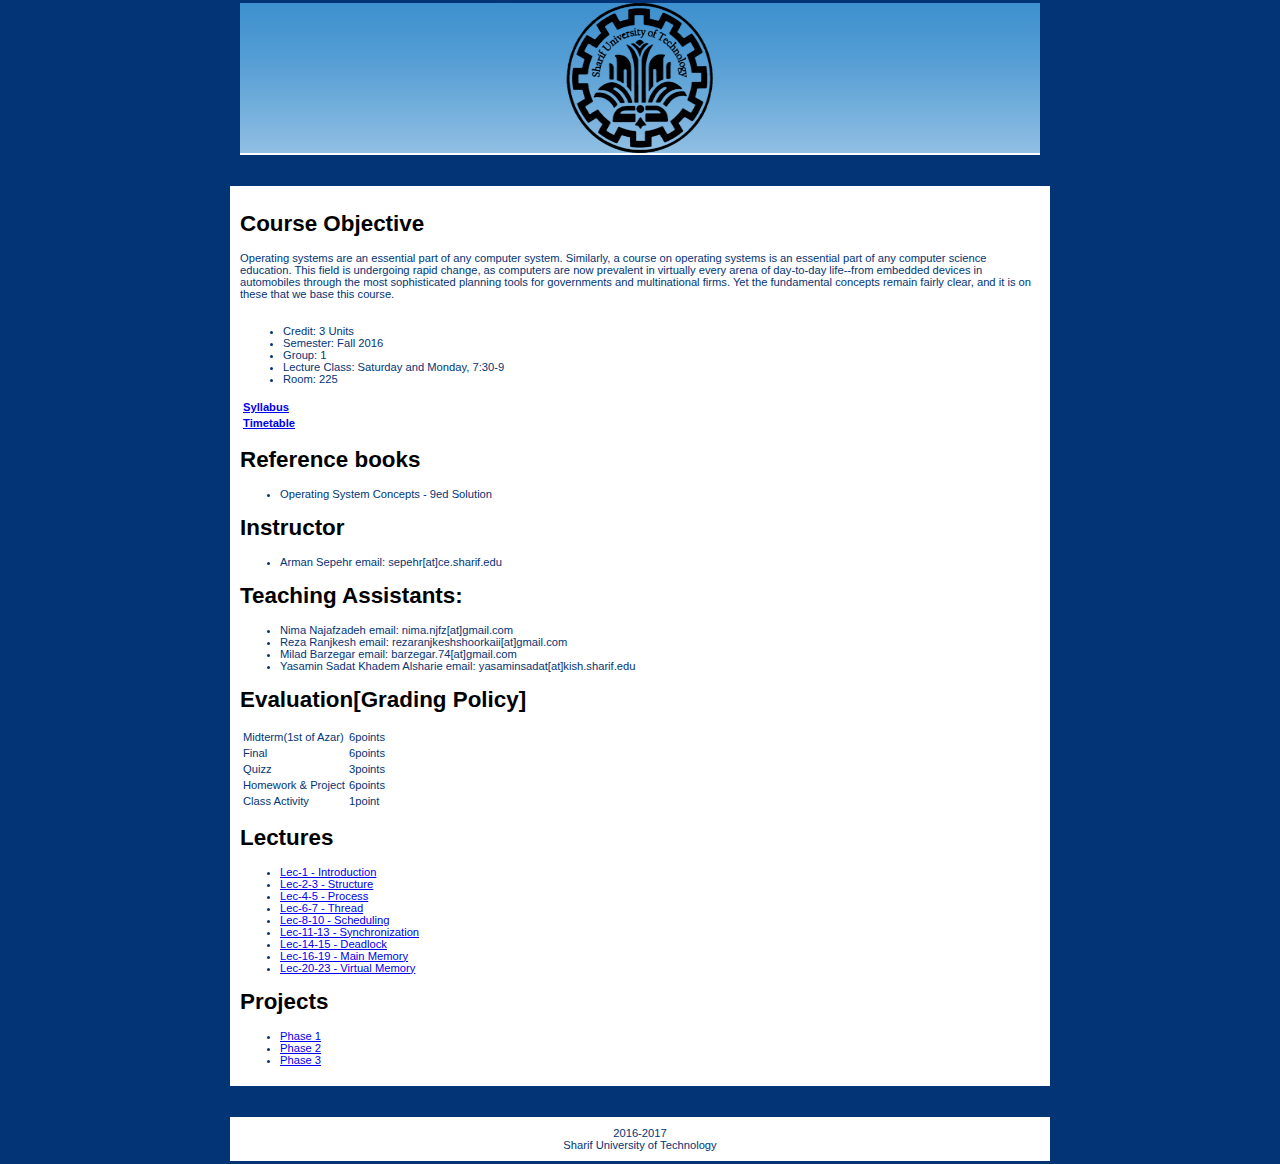
<file: courses/OS951/index.html>
<!DOCTYPE html>
<html>
<!-- head !-->
<head>
	<title>Operating System Course</title>
	<link rel="stylesheet" href="style.css">
</head>
<body>
<div class="container">
	<!-- header -->
	<div class="header">
		<img src="banner.png" alt="banner" height="150" width="800">
	</div>
	<!-- content -->
	<div class="content">
		<section class="about">
			<h1>Course Objective</h1>
			<p>Operating systems are an essential part of any computer system. Similarly, a course on operating systems is an essential part of any computer science education. This field is undergoing rapid change, as computers are now prevalent in virtually every arena of day-to-day life--from embedded devices in automobiles through the most sophisticated planning tools for governments and multinational firms. Yet the fundamental concepts remain fairly clear, and it is on these that we base this course.</p>
		</section>

		<section class="syllabus">
			<table>
				<tr>
					<td>
					<ul>
						<li>Credit: 3 Units</li>
						<li>Semester: Fall 2016</li>
						<li>Group: 1</li>
						<li>Lecture Class: Saturday and Monday, 7:30-9</li>
						<li>Room: 225</li>
					</ul>
					</td>
				</tr>
				<tr><th><a href="files/syllabus.pdf">Syllabus</a></th></tr>
				<tr><th><a href="files/timing.pdf">Timetable</a></th></tr>
			</table>
		</section>
		<section class="ref">
			<h1>Reference books</h1>
			<ul>
				<li>Operating System Concepts - 9ed Solution</li>
			</ul>	
		</section>
		<section class="ins">
			<h1>Instructor</h1>
			<ul>
				<li>Arman Sepehr email: sepehr[at]ce.sharif.edu</li>
			</ul>
		<section>
			<h1>Teaching Assistants:</h1>
			<ul>
				<li>Nima Najafzadeh email: nima.njfz[at]gmail.com</li>
				<li>Reza Ranjkesh email: rezaranjkeshshoorkaii[at]gmail.com</li>
				<li>Milad Barzegar email: barzegar.74[at]gmail.com</li>
				<li>Yasamin Sadat Khadem Alsharie email: yasaminsadat[at]kish.sharif.edu</li>
			</ul>
		</section>
		<section>
			<h1>Evaluation[Grading Policy]</h1>
			<table>
				<tr>
					<td>Midterm(1st of Azar)</td><td>6points </td>
				</tr>
				<tr>
					<td>Final </td><td>6points</td>
				</tr>
				<tr>
					<td>Quizz</td><td>3points</td>
				</tr>
				<tr>
					<td>Homework & Project</td><td>6points</td>
				</tr>
				<tr>
					<td>Class Activity</td><td>1point</td>
				</tr>
			</table>
		</section>
		<section>
			<h1>Lectures</h1>
			<ul>
				<li><a href="slides/Lec-1 - Introduction.pdf">Lec-1 - Introduction</a></li>
				<li><a href="slides/Lec-2-3 - Structure.pdf"">Lec-2-3 - Structure</a></li>
				<li><a href="slides/Lec-4-5 - Process"">Lec-4-5 - Process</a></li>
				<li><a href="slides/Lec-6-7 -  Thread.pdf"">Lec-6-7 -  Thread</a></li>
				<li><a href="slides/Lec-8-10 - Scheduling.pdf"">Lec-8-10 - Scheduling</a></li>
				<li><a href="slides/Lec-11-13 - Synchronization.pdf"">Lec-11-13 - Synchronization</a></li>
				<li><a href="slides/Lec-14-15 - Deadlock.pdf"">Lec-14-15 - Deadlock</a></li>
				<li><a href="slides/Lec-16-19 - Main Memory.pdf"">Lec-16-19 - Main Memory</a></li>
				<li><a href="slides/Lec-20-23 - Virtual Memory.pdf"">Lec-20-23 - Virtual Memory</a></li>
			</ul>
		</section>
		<section>
			<h1>Projects</h1>
			<ul>
				<li><a href="files/Phase 1.pdf">Phase 1</a></li>
				<li><a href="files/Phase 2.pdf">Phase 2</a></li>
				<li><a href="files/Phase 3.pdf">Phase 3</a></li>
			</ul>
		</section>
	</div>
	<!-- footer -->
	<div class="footer">
		<footer>
			2016-2017<br>
			Sharif University of Technology
		</footer>
	</div>
	</div>
</body>
</html>
</file>
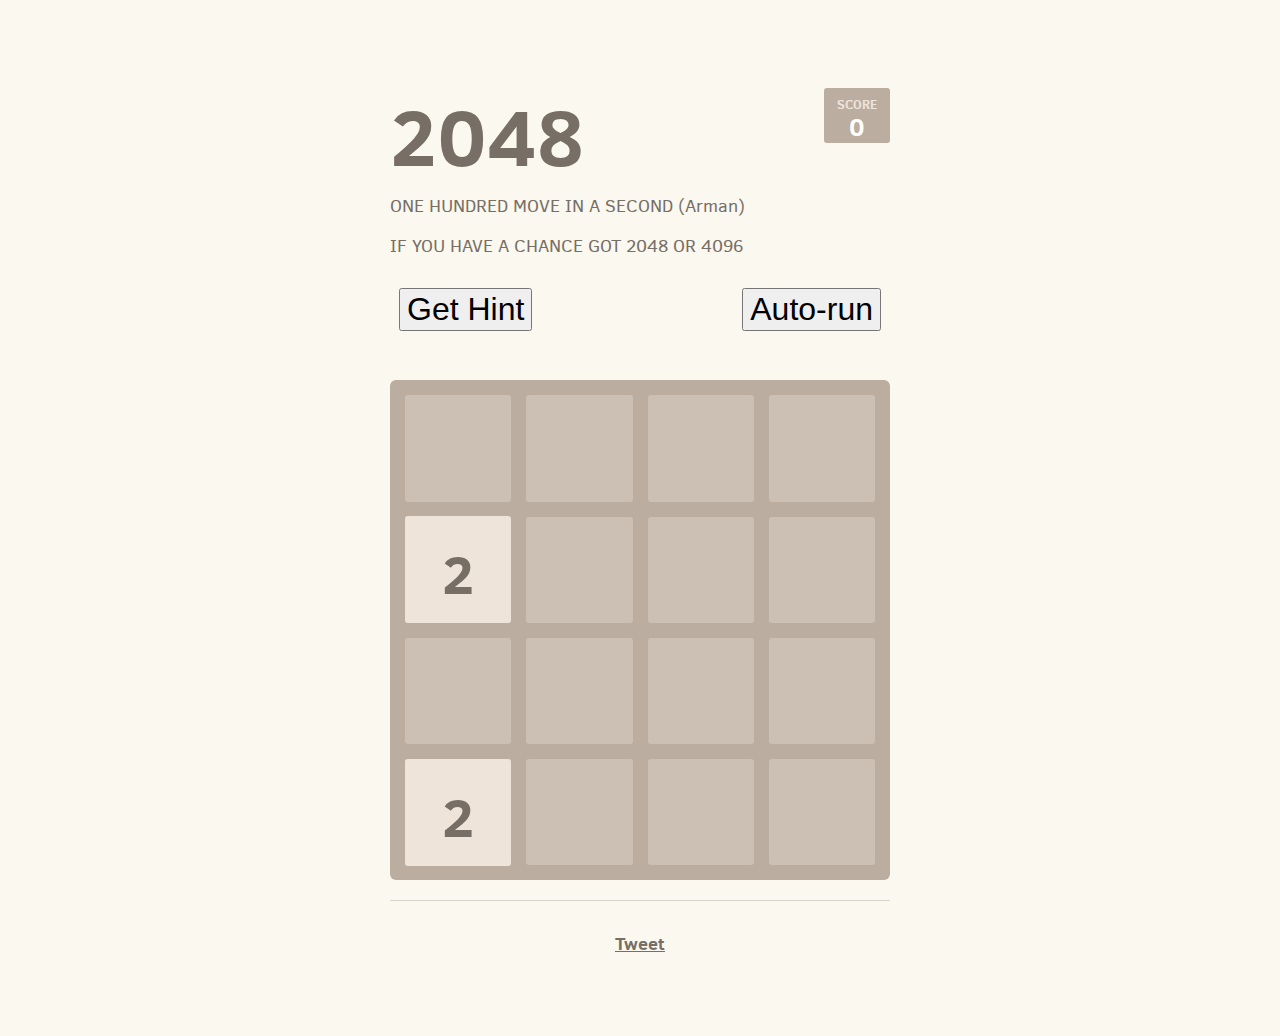
<file: projects/2048/index.html>
<!DOCTYPE html>
<html>
<head>
  <meta charset="utf-8">
  <title>2048</title>

  <link href="style/main.css" rel="stylesheet" type="text/css">
  <link href="style/ai.css" rel="stylesheet" type="text/css">
  <link rel="shortcut icon" href="favicon.ico">

  <meta name="HandheldFriendly" content="True">
  <meta name="MobileOptimized" content="320">
  <meta name="viewport" content="width=device-width, target-densitydpi=160dpi, initial-scale=1.0, maximum-scale=1, user-scalable=no">

  <meta property="og:title" content="2048 game"/>
  <meta property="og:site_name" content="2048 game"/>
  <meta property="og:description" content="Join the numbers and get to the 2048 tile! Careful: this game is extremely addictive!"/>
  <meta property="og:image" content="http://gabrielecirulli.github.io/2048/meta/og_image.png"/>
</head>
<body>
  <div class="container">
    <div class="heading">
      <h1 class="title">2048</h1>
      <div class="score-container">0</div>
    </div>
    <p> ONE HUNDRED MOVE IN A SECOND (Arman) </p>
	<p> IF YOU HAVE A CHANCE GOT 2048 OR 4096 </p>

    <div class='controls'>
      <div id='hint-button-container'>
        <button id='hint-button' class='ai-button'>Get Hint</button>
      </div>
      <div id='feedback-container'> </div>
      <div id='run-button-container'>
        <button id='run-button' class='ai-button'>Auto-run</button>
      </div>
    </div>

    <div class="game-container">
      <div class="game-message">
        <p></p>
        <div class="lower">
          <a class="retry-button">Try again</a>
          <div class="score-sharing"></div>
        </div>
      </div>

      <div class="grid-container">
        <div class="grid-row">
          <div class="grid-cell"></div>
          <div class="grid-cell"></div>
          <div class="grid-cell"></div>
          <div class="grid-cell"></div>
        </div>
        <div class="grid-row">
          <div class="grid-cell"></div>
          <div class="grid-cell"></div>
          <div class="grid-cell"></div>
          <div class="grid-cell"></div>
        </div>
        <div class="grid-row">
          <div class="grid-cell"></div>
          <div class="grid-cell"></div>
          <div class="grid-cell"></div>
          <div class="grid-cell"></div>
        </div>
        <div class="grid-row">
          <div class="grid-cell"></div>
          <div class="grid-cell"></div>
          <div class="grid-cell"></div>
          <div class="grid-cell"></div>
        </div>
      </div>

      <div class="tile-container">

      </div>
    </div>

    <hr>
    <div class="sharing">
      <a href="https://twitter.com/share" class="twitter-share-button" data-text="Check out 2048, a game where you join numbers to score high! #2048game #2048ai" data-via="gabrielecirulli">Tweet</a>
      <script>!function(d,s,id){var js,fjs=d.getElementsByTagName(s)[0],p=/^http:/.test(d.location)?'http':'https';if(!d.getElementById(id)){js=d.createElement(s);js.id=id;js.src=p+'://platform.twitter.com/widgets.js';fjs.parentNode.insertBefore(js,fjs);}}(document, 'script', 'twitter-wjs');</script>
    </div>
  </div>

  <script src="js/animframe_polyfill.js"></script>
  <script src="js/hammer.min.js"></script>
  <script src="js/keyboard_input_manager.js"></script>
  <script src="js/html_actuator.js"></script>
  <script src="js/grid.js"></script>
  <script src="js/tile.js"></script>
  <script src="js/ai.js"></script>
  <script src="js/game_manager.js"></script>
  <script src="js/application.js"></script>

  <script>
    (function(i,s,o,g,r,a,m){i["GoogleAnalyticsObject"]=r;i[r]=i[r]||function(){
    (i[r].q=i[r].q||[]).push(arguments)},i[r].l=1*new Date();a=s.createElement(o),
    m=s.getElementsByTagName(o)[0];a.async=1;a.src=g;m.parentNode.insertBefore(a,m)
    })(window,document,"script","//www.google-analytics.com/analytics.js","ga");

    ga("create", "UA-42620757-2", "gabrielecirulli.github.io");
    ga("send", "pageview");
  </script>
</body>
</html>
</file>
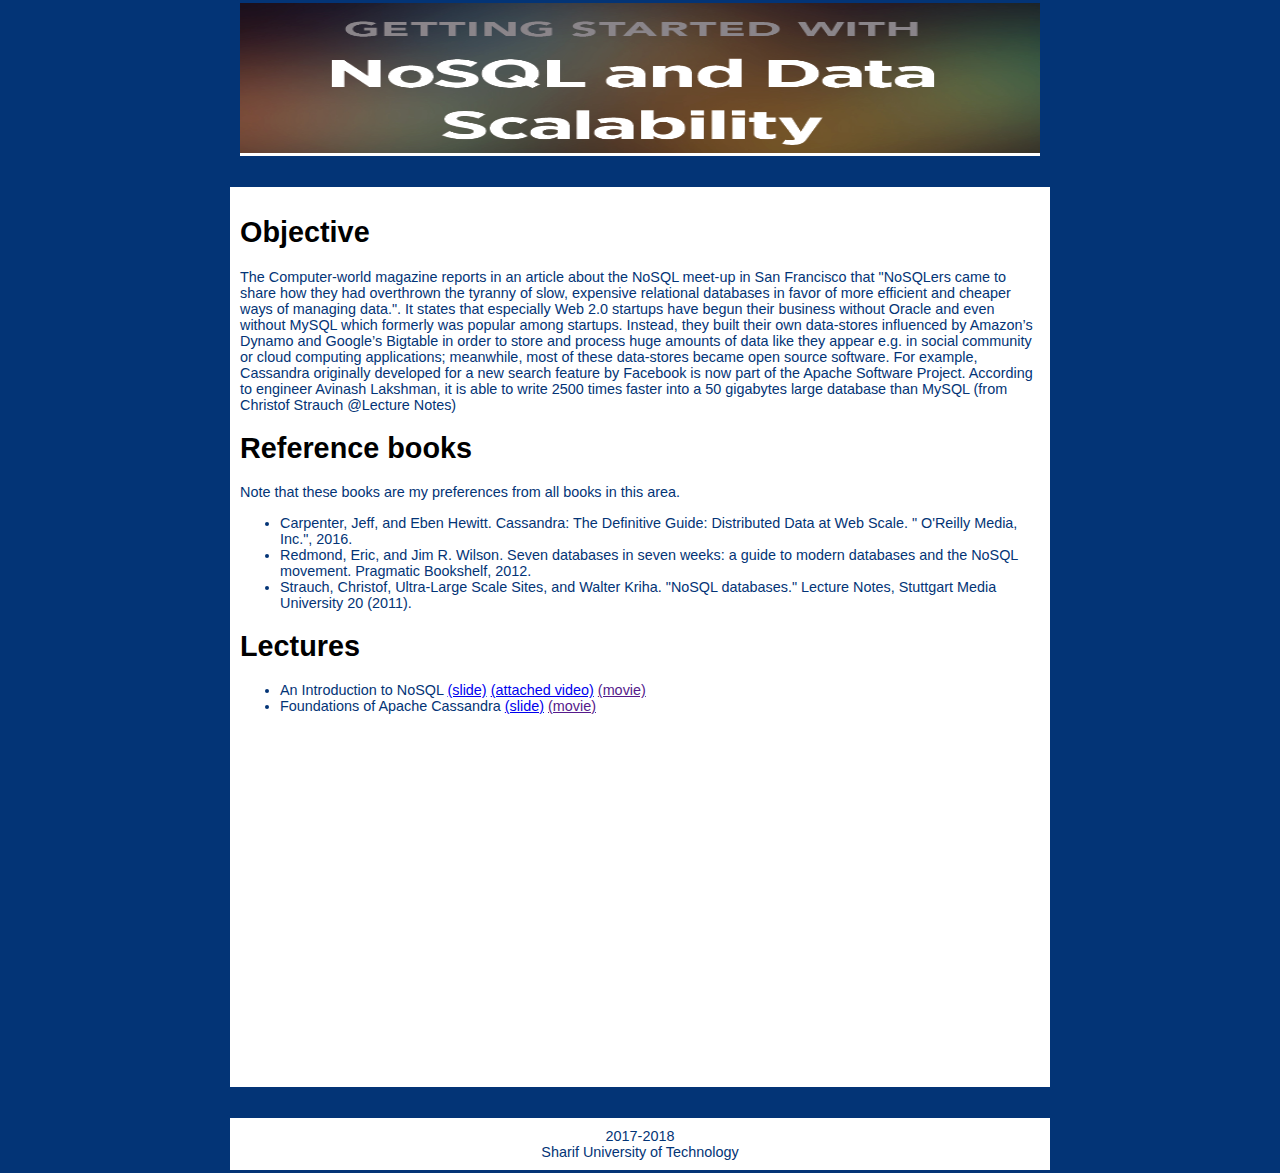
<file: talks/nosql/index.html>
<!DOCTYPE html>
<html>
<!-- head !-->
<head>
	<title>Not Only SQL</title>
	<link rel="stylesheet" href="style.css">
</head>
<body>
<div class="container">
	<!-- header -->
	<div class="header">
		<img src="banner.png" alt="banner" height="150" width="800">
	</div>
	<!-- content -->
	<div class="content">
		<section class="about">
			<h1>Objective</h1>
			<p>The Computer-world magazine reports in an article about the NoSQL meet-up in San Francisco that
				"NoSQLers came to share how they had overthrown the tyranny of slow, expensive relational databases in
				favor of more efficient and cheaper ways of managing data.". It states that especially Web
				2.0 startups have begun their business without Oracle and even without MySQL which formerly was popular
				among startups. Instead, they built their own data-stores influenced by Amazon’s Dynamo and
				Google’s Bigtable in order to store and process huge amounts of data like they appear e.g.
				in social community or cloud computing applications; meanwhile, most of these data-stores became open
				source software. For example, Cassandra originally developed for a new search feature by Facebook is now
				part of the Apache Software Project. According to engineer Avinash Lakshman, it is able to write 2500
				times faster into a 50 gigabytes large database than MySQL (from Christof Strauch @Lecture Notes)</p>
		</section>

		<section class="ref">
			<h1>Reference books</h1>
			Note that these books are my preferences from all books in this area.
			<ul>
				<li>Carpenter, Jeff, and Eben Hewitt. Cassandra: The Definitive Guide: Distributed Data at Web Scale. " O'Reilly Media, Inc.", 2016.</li>
				<li>Redmond, Eric, and Jim R. Wilson. Seven databases in seven weeks: a guide to modern databases and the NoSQL movement. Pragmatic Bookshelf, 2012.</li>
				<li>Strauch, Christof, Ultra-Large Scale Sites, and Walter Kriha. "NoSQL databases." Lecture Notes, Stuttgart Media University 20 (2011).</li>
			</ul>	
		</section>

		<section class="ins">
			<h1>Lectures</h1>
			<ul>
				<li> An Introduction to NoSQL <a href="slides/nosql-intro.pdf">(slide)</a> <a href="files/Seven Databases in Song.mp4">(attached video)</a> <a href="">(movie)</a></li>
				<li> Foundations of Apache Cassandra <a href="http://ce.sharif.edu/~sepehr/workshop/cassandra/">(slide)</a> <a href="">(movie)</a></li>
				
			</ul>
		</section>
	</div>
	<!-- footer -->
	<div class="footer">
		<footer>
			2017-2018<br>
			Sharif University of Technology
		</footer>
	</div>
	</div>
</body>
</html>
</file>
<file: courses/OS951/style.css>
h1 { 
	color: black;
}
body{
	font-size: 70%;
	font-family: 'Lucida Grande', Verdana, Arial, sans-serif;
	background-color: rgb(3, 52, 118);
	color: rgb(3, 52, 118);
}

.container{
	position: absolute;
	width: 100%;
	left: 0px;
	top: 0px;
}

 .header,.content, .footer{
 	padding: 10px;
 	background-color: white;
	margin: auto;
	margin-bottom: 25px;
	width: 800px;
	border-left: : 3px;
	border-style: solid;
	text-align: center;
}

.header{
	padding: 0;
}

.header ul{
	list-style: none;
}

.header li{
	display: inline;
	margin-right: 25px;
}

.content{
	height: 880px;
	text-align: left;
}

.footer{
	margin-bottom: 0px;

}

.footer ul{
	list-style: none;
}

.footer li{
	display: inline;
}

div{
	border-radius: 1px;
}
</file>
<file: projects/2048/style/main.css>
@import url(fonts/clear-sans.css);
html, body {
  margin: 0;
  padding: 0;
  background: #faf8ef;
  color: #776e65;
  font-family: "Clear Sans", "Helvetica Neue", Arial, sans-serif;
  font-size: 18px; }

body {
  margin: 80px 0; }

.heading:after {
  content: "";
  display: block;
  clear: both; }

h1.title {
  font-size: 80px;
  font-weight: bold;
  margin: 0;
  display: block;
  float: left; }

@-webkit-keyframes move-up {
  0% {
    top: 25px;
    opacity: 1; }

  100% {
    top: -50px;
    opacity: 0; } }

@-moz-keyframes move-up {
  0% {
    top: 25px;
    opacity: 1; }

  100% {
    top: -50px;
    opacity: 0; } }

@keyframes move-up {
  0% {
    top: 25px;
    opacity: 1; }

  100% {
    top: -50px;
    opacity: 0; } }

.score-container {
  position: relative;
  float: right;
  background: #bbada0;
  padding: 15px 25px;
  font-size: 25px;
  height: 25px;
  line-height: 47px;
  font-weight: bold;
  border-radius: 3px;
  color: white;
  margin-top: 8px; }
  .score-container:after {
    position: absolute;
    width: 100%;
    top: 10px;
    left: 0;
    content: "Score";
    text-transform: uppercase;
    font-size: 13px;
    line-height: 13px;
    text-align: center;
    color: #eee4da; }
  .score-container .score-addition {
    position: absolute;
    right: 30px;
    color: red;
    font-size: 25px;
    line-height: 25px;
    font-weight: bold;
    color: rgba(119, 110, 101, 0.9);
    z-index: 100;
    -webkit-animation: move-up 600ms ease-in;
    -moz-animation: move-up 600ms ease-in;
    -webkit-animation-fill-mode: both;
    -moz-animation-fill-mode: both; }

p {
  margin-top: 0;
  margin-bottom: 10px;
  line-height: 1.65; }

a {
  color: #776e65;
  font-weight: bold;
  text-decoration: underline;
  cursor: pointer; }

strong.important {
  text-transform: uppercase; }

hr {
  border: none;
  border-bottom: 1px solid #d8d4d0;
  margin-top: 20px;
  margin-bottom: 30px; }

.container {
  width: 500px;
  margin: 0 auto; }

@-webkit-keyframes fade-in {
  0% {
    opacity: 0; }

  100% {
    opacity: 1; } }

@-moz-keyframes fade-in {
  0% {
    opacity: 0; }

  100% {
    opacity: 1; } }

@keyframes fade-in {
  0% {
    opacity: 0; }

  100% {
    opacity: 1; } }

.game-container {
  margin-top: 40px;
  position: relative;
  padding: 15px;
  cursor: default;
  -webkit-touch-callout: none;
  -webkit-user-select: none;
  -moz-user-select: none;
  background: #bbada0;
  border-radius: 6px;
  width: 500px;
  height: 500px;
  -webkit-box-sizing: border-box;
  -moz-box-sizing: border-box;
  box-sizing: border-box; }
  .game-container .game-message {
    display: none;
    position: absolute;
    top: 0;
    right: 0;
    bottom: 0;
    left: 0;
    background: rgba(238, 228, 218, 0.5);
    z-index: 100;
    text-align: center;
    -webkit-animation: fade-in 800ms ease 1200ms;
    -moz-animation: fade-in 800ms ease 1200ms;
    -webkit-animation-fill-mode: both;
    -moz-animation-fill-mode: both; }
    .game-container .game-message p {
      font-size: 60px;
      font-weight: bold;
      height: 60px;
      line-height: 60px;
      margin-top: 222px; }
    .game-container .game-message .lower {
      display: block;
      margin-top: 59px; }
    .game-container .game-message a {
      display: inline-block;
      background: #8f7a66;
      border-radius: 3px;
      padding: 0 20px;
      text-decoration: none;
      color: #f9f6f2;
      height: 40px;
      line-height: 42px;
      margin-left: 9px; }
    .game-container .game-message .score-sharing {
      display: inline-block;
      vertical-align: middle;
      margin-left: 10px; }
    .game-container .game-message.game-won {
      background: rgba(237, 194, 46, 0.5);
      color: #f9f6f2; }
    .game-container .game-message.game-won, .game-container .game-message.game-over {
      display: block; }

.grid-container {
  position: absolute;
  z-index: 1; }

.grid-row {
  margin-bottom: 15px; }
  .grid-row:last-child {
    margin-bottom: 0; }
  .grid-row:after {
    content: "";
    display: block;
    clear: both; }

.grid-cell {
  width: 106.25px;
  height: 106.25px;
  margin-right: 15px;
  float: left;
  border-radius: 3px;
  background: rgba(238, 228, 218, 0.35); }
  .grid-cell:last-child {
    margin-right: 0; }

.tile-container {
  position: absolute;
  z-index: 2; }

.tile {
  width: 106.25px;
  height: 106.25px;
  line-height: 116.25px; }
  .tile.tile-position-1-1 {
    position: absolute;
    left: 0px;
    top: 0px; }
  .tile.tile-position-1-2 {
    position: absolute;
    left: 0px;
    top: 121px; }
  .tile.tile-position-1-3 {
    position: absolute;
    left: 0px;
    top: 243px; }
  .tile.tile-position-1-4 {
    position: absolute;
    left: 0px;
    top: 364px; }
  .tile.tile-position-2-1 {
    position: absolute;
    left: 121px;
    top: 0px; }
  .tile.tile-position-2-2 {
    position: absolute;
    left: 121px;
    top: 121px; }
  .tile.tile-position-2-3 {
    position: absolute;
    left: 121px;
    top: 243px; }
  .tile.tile-position-2-4 {
    position: absolute;
    left: 121px;
    top: 364px; }
  .tile.tile-position-3-1 {
    position: absolute;
    left: 243px;
    top: 0px; }
  .tile.tile-position-3-2 {
    position: absolute;
    left: 243px;
    top: 121px; }
  .tile.tile-position-3-3 {
    position: absolute;
    left: 243px;
    top: 243px; }
  .tile.tile-position-3-4 {
    position: absolute;
    left: 243px;
    top: 364px; }
  .tile.tile-position-4-1 {
    position: absolute;
    left: 364px;
    top: 0px; }
  .tile.tile-position-4-2 {
    position: absolute;
    left: 364px;
    top: 121px; }
  .tile.tile-position-4-3 {
    position: absolute;
    left: 364px;
    top: 243px; }
  .tile.tile-position-4-4 {
    position: absolute;
    left: 364px;
    top: 364px; }

.tile {
  border-radius: 3px;
  background: #eee4da;
  text-align: center;
  font-weight: bold;
  z-index: 10;
  font-size: 55px;
  -webkit-transition: 100ms ease-in-out;
  -moz-transition: 100ms ease-in-out;
  -webkit-transition-property: top, left;
  -moz-transition-property: top, left; }
  .tile.tile-2 {
    background: #eee4da;
    box-shadow: 0 0 30px 10px rgba(243, 215, 116, 0), inset 0 0 0 1px rgba(255, 255, 255, 0); }
  .tile.tile-4 {
    background: #ede0c8;
    box-shadow: 0 0 30px 10px rgba(243, 215, 116, 0), inset 0 0 0 1px rgba(255, 255, 255, 0); }
  .tile.tile-8 {
    color: #f9f6f2;
    background: #f2b179; }
  .tile.tile-16 {
    color: #f9f6f2;
    background: #f59563; }
  .tile.tile-32 {
    color: #f9f6f2;
    background: #f67c5f; }
  .tile.tile-64 {
    color: #f9f6f2;
    background: #f65e3b; }
  .tile.tile-128 {
    color: #f9f6f2;
    background: #edcf72;
    box-shadow: 0 0 30px 10px rgba(243, 215, 116, 0.2381), inset 0 0 0 1px rgba(255, 255, 255, 0.14286);
    font-size: 45px; }
    @media screen and (max-width: 480px) {
      .tile.tile-128 {
        font-size: 25px; } }
  .tile.tile-256 {
    color: #f9f6f2;
    background: #edcc61;
    box-shadow: 0 0 30px 10px rgba(243, 215, 116, 0.31746), inset 0 0 0 1px rgba(255, 255, 255, 0.19048);
    font-size: 45px; }
    @media screen and (max-width: 480px) {
      .tile.tile-256 {
        font-size: 25px; } }
  .tile.tile-512 {
    color: #f9f6f2;
    background: #edc850;
    box-shadow: 0 0 30px 10px rgba(243, 215, 116, 0.39683), inset 0 0 0 1px rgba(255, 255, 255, 0.2381);
    font-size: 45px; }
    @media screen and (max-width: 480px) {
      .tile.tile-512 {
        font-size: 25px; } }
  .tile.tile-1024 {
    color: #f9f6f2;
    background: #edc53f;
    box-shadow: 0 0 30px 10px rgba(243, 215, 116, 0.47619), inset 0 0 0 1px rgba(255, 255, 255, 0.28571);
    font-size: 35px; }
    @media screen and (max-width: 480px) {
      .tile.tile-1024 {
        font-size: 15px; } }
  .tile.tile-2048 {
    color: #f9f6f2;
    background: #edc22e;
    box-shadow: 0 0 30px 10px rgba(243, 215, 116, 0.55556), inset 0 0 0 1px rgba(255, 255, 255, 0.33333);
    font-size: 35px; }
    @media screen and (max-width: 480px) {
      .tile.tile-2048 {
        font-size: 15px; } }

@-webkit-keyframes appear {
  0% {
    opacity: 0;
    -webkit-transform: scale(0);
    -moz-transform: scale(0); }

  100% {
    opacity: 1;
    -webkit-transform: scale(1);
    -moz-transform: scale(1); } }

@-moz-keyframes appear {
  0% {
    opacity: 0;
    -webkit-transform: scale(0);
    -moz-transform: scale(0); }

  100% {
    opacity: 1;
    -webkit-transform: scale(1);
    -moz-transform: scale(1); } }

@keyframes appear {
  0% {
    opacity: 0;
    -webkit-transform: scale(0);
    -moz-transform: scale(0); }

  100% {
    opacity: 1;
    -webkit-transform: scale(1);
    -moz-transform: scale(1); } }

.tile-new {
  -webkit-animation: appear 200ms ease 100ms;
  -moz-animation: appear 200ms ease 100ms;
  -webkit-animation-fill-mode: both;
  -moz-animation-fill-mode: both; }

@-webkit-keyframes pop {
  0% {
    -webkit-transform: scale(0);
    -moz-transform: scale(0); }

  50% {
    -webkit-transform: scale(1.2);
    -moz-transform: scale(1.2); }

  100% {
    -webkit-transform: scale(1);
    -moz-transform: scale(1); } }

@-moz-keyframes pop {
  0% {
    -webkit-transform: scale(0);
    -moz-transform: scale(0); }

  50% {
    -webkit-transform: scale(1.2);
    -moz-transform: scale(1.2); }

  100% {
    -webkit-transform: scale(1);
    -moz-transform: scale(1); } }

@keyframes pop {
  0% {
    -webkit-transform: scale(0);
    -moz-transform: scale(0); }

  50% {
    -webkit-transform: scale(1.2);
    -moz-transform: scale(1.2); }

  100% {
    -webkit-transform: scale(1);
    -moz-transform: scale(1); } }

.tile-merged {
  z-index: 20;
  -webkit-animation: pop 200ms ease 100ms;
  -moz-animation: pop 200ms ease 100ms;
  -webkit-animation-fill-mode: both;
  -moz-animation-fill-mode: both; }

.game-intro {
  margin-bottom: 0; }

.game-explanation {
  margin-top: 50px; }

.sharing {
  margin-top: 20px;
  text-align: center; }
  .sharing > iframe, .sharing span {
    display: inline-block;
    vertical-align: middle; }

@media screen and (max-width: 480px) {
  html, body {
    font-size: 15px; }

  body {
    margin: 20px 0;
    padding: 0 20px; }

  h1.title {
    font-size: 50px; }

  .container {
    width: 280px;
    margin: 0 auto; }

  .score-container {
    margin-top: 0; }

  .heading {
    margin-bottom: 10px; }

  .game-container {
    margin-top: 40px;
    position: relative;
    padding: 10px;
    cursor: default;
    -webkit-touch-callout: none;
    -webkit-user-select: none;
    -moz-user-select: none;
    background: #bbada0;
    border-radius: 6px;
    width: 280px;
    height: 280px;
    -webkit-box-sizing: border-box;
    -moz-box-sizing: border-box;
    box-sizing: border-box; }
    .game-container .game-message {
      display: none;
      position: absolute;
      top: 0;
      right: 0;
      bottom: 0;
      left: 0;
      background: rgba(238, 228, 218, 0.5);
      z-index: 100;
      text-align: center;
      -webkit-animation: fade-in 800ms ease 1200ms;
      -moz-animation: fade-in 800ms ease 1200ms;
      -webkit-animation-fill-mode: both;
      -moz-animation-fill-mode: both; }
      .game-container .game-message p {
        font-size: 60px;
        font-weight: bold;
        height: 60px;
        line-height: 60px;
        margin-top: 222px; }
      .game-container .game-message .lower {
        display: block;
        margin-top: 59px; }
      .game-container .game-message a {
        display: inline-block;
        background: #8f7a66;
        border-radius: 3px;
        padding: 0 20px;
        text-decoration: none;
        color: #f9f6f2;
        height: 40px;
        line-height: 42px;
        margin-left: 9px; }
      .game-container .game-message .score-sharing {
        display: inline-block;
        vertical-align: middle;
        margin-left: 10px; }
      .game-container .game-message.game-won {
        background: rgba(237, 194, 46, 0.5);
        color: #f9f6f2; }
      .game-container .game-message.game-won, .game-container .game-message.game-over {
        display: block; }

  .grid-container {
    position: absolute;
    z-index: 1; }

  .grid-row {
    margin-bottom: 10px; }
    .grid-row:last-child {
      margin-bottom: 0; }
    .grid-row:after {
      content: "";
      display: block;
      clear: both; }

  .grid-cell {
    width: 57.5px;
    height: 57.5px;
    margin-right: 10px;
    float: left;
    border-radius: 3px;
    background: rgba(238, 228, 218, 0.35); }
    .grid-cell:last-child {
      margin-right: 0; }

  .tile-container {
    position: absolute;
    z-index: 2; }

  .tile {
    width: 57.5px;
    height: 57.5px;
    line-height: 67.5px; }
    .tile.tile-position-1-1 {
      position: absolute;
      left: 0px;
      top: 0px; }
    .tile.tile-position-1-2 {
      position: absolute;
      left: 0px;
      top: 68px; }
    .tile.tile-position-1-3 {
      position: absolute;
      left: 0px;
      top: 135px; }
    .tile.tile-position-1-4 {
      position: absolute;
      left: 0px;
      top: 203px; }
    .tile.tile-position-2-1 {
      position: absolute;
      left: 68px;
      top: 0px; }
    .tile.tile-position-2-2 {
      position: absolute;
      left: 68px;
      top: 68px; }
    .tile.tile-position-2-3 {
      position: absolute;
      left: 68px;
      top: 135px; }
    .tile.tile-position-2-4 {
      position: absolute;
      left: 68px;
      top: 203px; }
    .tile.tile-position-3-1 {
      position: absolute;
      left: 135px;
      top: 0px; }
    .tile.tile-position-3-2 {
      position: absolute;
      left: 135px;
      top: 68px; }
    .tile.tile-position-3-3 {
      position: absolute;
      left: 135px;
      top: 135px; }
    .tile.tile-position-3-4 {
      position: absolute;
      left: 135px;
      top: 203px; }
    .tile.tile-position-4-1 {
      position: absolute;
      left: 203px;
      top: 0px; }
    .tile.tile-position-4-2 {
      position: absolute;
      left: 203px;
      top: 68px; }
    .tile.tile-position-4-3 {
      position: absolute;
      left: 203px;
      top: 135px; }
    .tile.tile-position-4-4 {
      position: absolute;
      left: 203px;
      top: 203px; }

  .game-container {
    margin-top: 20px; }

  .tile {
    font-size: 35px; }

  .game-message p {
    font-size: 30px !important;
    height: 30px !important;
    line-height: 30px !important;
    margin-top: 90px !important; }
  .game-message .lower {
    margin-top: 30px !important; } }
.btc-donate {
  position: relative;
  margin-left: 20px;
  display: inline-block;
  background: #8f7a66;
  border-radius: 3px;
  padding: 0 20px;
  text-decoration: none;
  color: #f9f6f2;
  height: 40px;
  line-height: 42px;
  cursor: pointer; }
  .btc-donate img {
    vertical-align: -4px;
    margin-right: 8px; }
  .btc-donate a {
    color: #f9f6f2;
    text-decoration: none;
    font-weight: normal; }
  .btc-donate .address {
    cursor: auto;
    position: absolute;
    width: 340px;
    right: 50%;
    margin-right: -170px;
    padding-bottom: 7px;
    top: -30px;
    opacity: 0;
    pointer-events: none;
    -webkit-transition: 400ms ease;
    -moz-transition: 400ms ease;
    -webkit-transition-property: top, opacity;
    -moz-transition-property: top, opacity; }
    .btc-donate .address:after {
      position: absolute;
      border-top: 10px solid #bbada0;
      border-right: 7px solid transparent;
      border-left: 7px solid transparent;
      content: "";
      bottom: 0px;
      left: 50%;
      margin-left: -7px; }
    .btc-donate .address code {
      background-color: #bbada0;
      padding: 10px 15px;
      width: 100%;
      border-radius: 3px;
      line-height: 1;
      font-weight: normal;
      font-size: 15px;
      font-family: Consolas, "Liberation Mono", Courier, monospace;
      text-align: center; }
  .btc-donate:hover .address, .btc-donate .address:hover .address {
    opacity: 1;
    top: -45px;
    pointer-events: auto; }
</file>
<file: projects/2048/style/ai.css>
.controls {
  margin-top: 1em;
  padding: 0.5em;
  overflow: auto;
}

.ai-button, #feedback-container {
  font-size: xx-large;
}

#run-button-container {
  float: right;
}

#hint-button-container, #feedback-container {
  float: left;
}

#feedback-container {
  margin-left: 1em;
  font-weight: bold;
}
</file>
<file: talks/nosql/style.css>
h1 { 
	color: black;
}
body{
	font-size: 90%;
	font-family: 'Lucida Grande', Verdana, Arial, sans-serif;
	background-color: rgb(3, 52, 118);
	color: rgb(3, 52, 118);
}

.container{
	position: absolute;
	width: 100%;
	left: 0px;
	top: 0px;
}

 .header,.content, .footer{
 	padding: 10px;
 	background-color: white;
	margin: auto;
	margin-bottom: 25px;
	width: 800px;
	border-left: : 3px;
	border-style: solid;
	text-align: center;
}

.header{
	padding: 0;
}

.header ul{
	list-style: none;
}

.header li{
	display: inline;
	margin-right: 25px;
}

.content{
	height: 880px;
	text-align: left;
}

.footer{
	margin-bottom: 0px;

}

.footer ul{
	list-style: none;
}

.footer li{
	display: inline;
}

div{
	border-radius: 1px;
}
</file>
